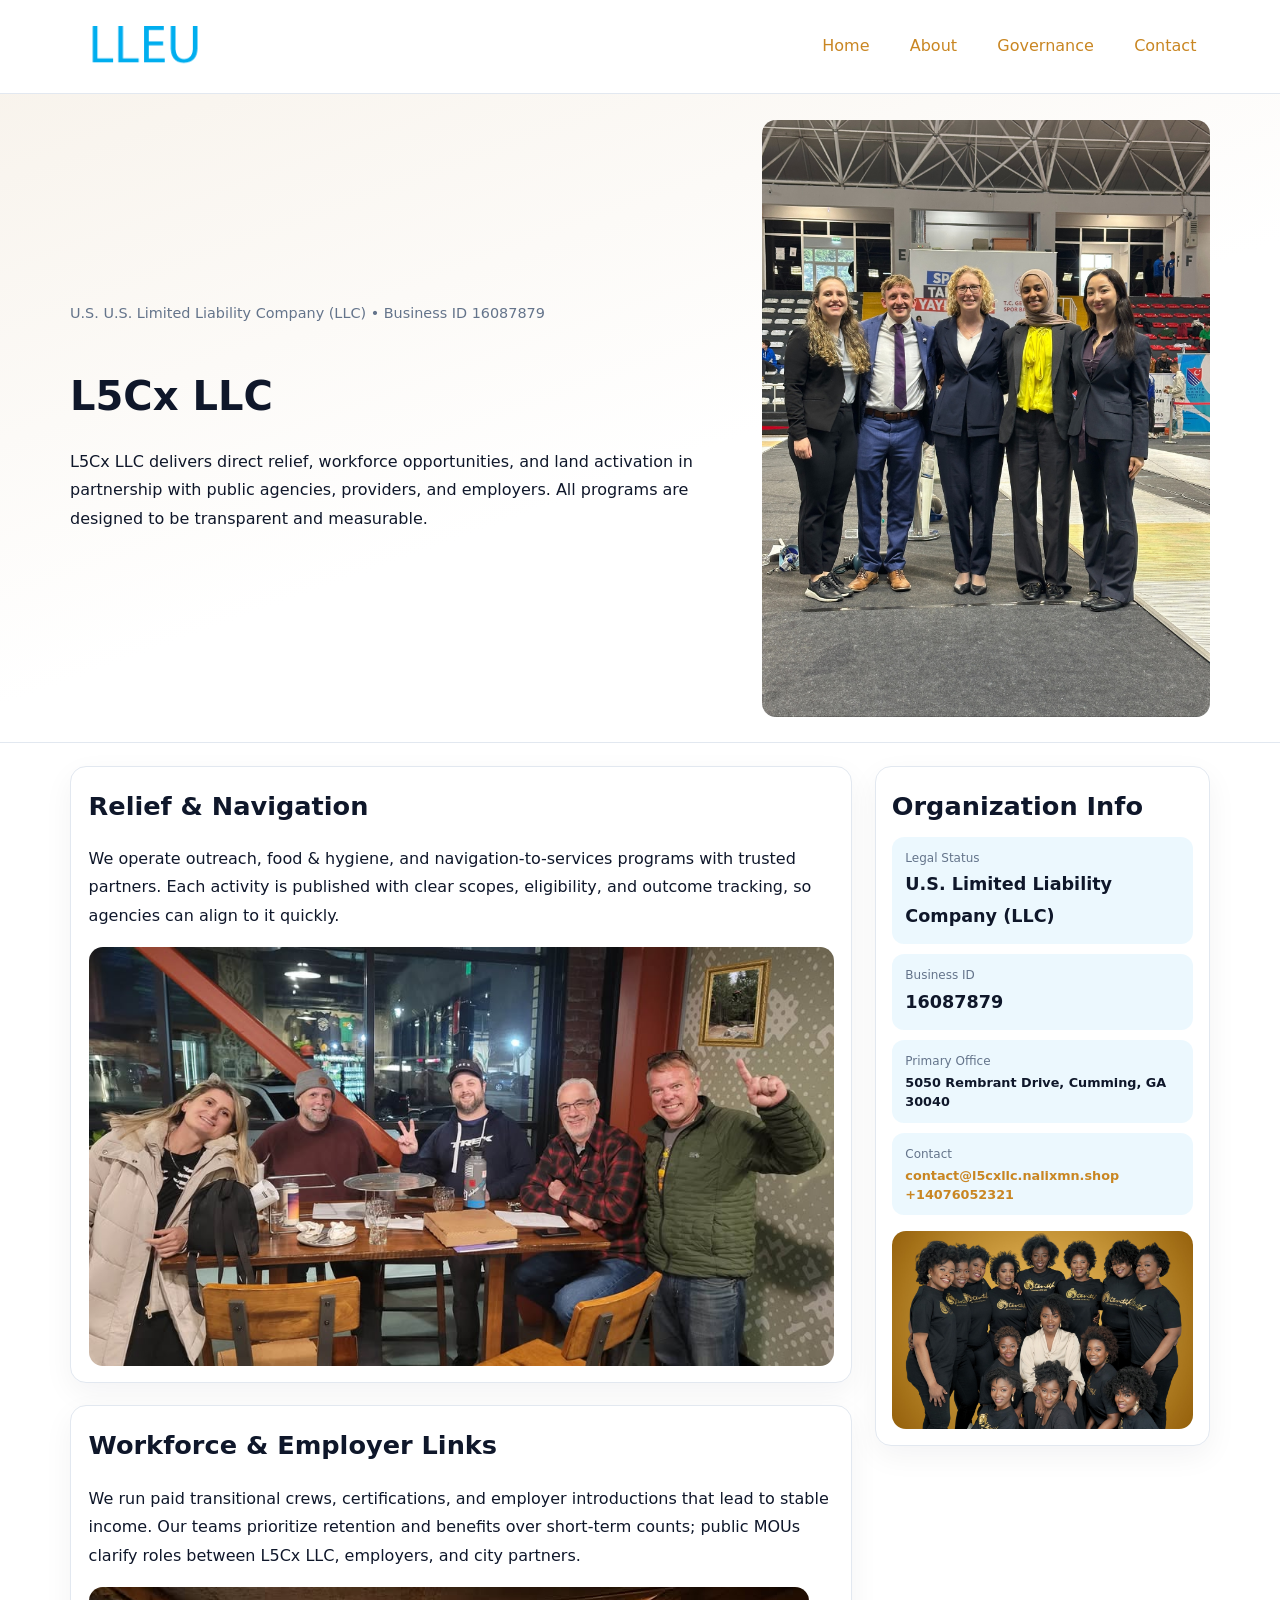
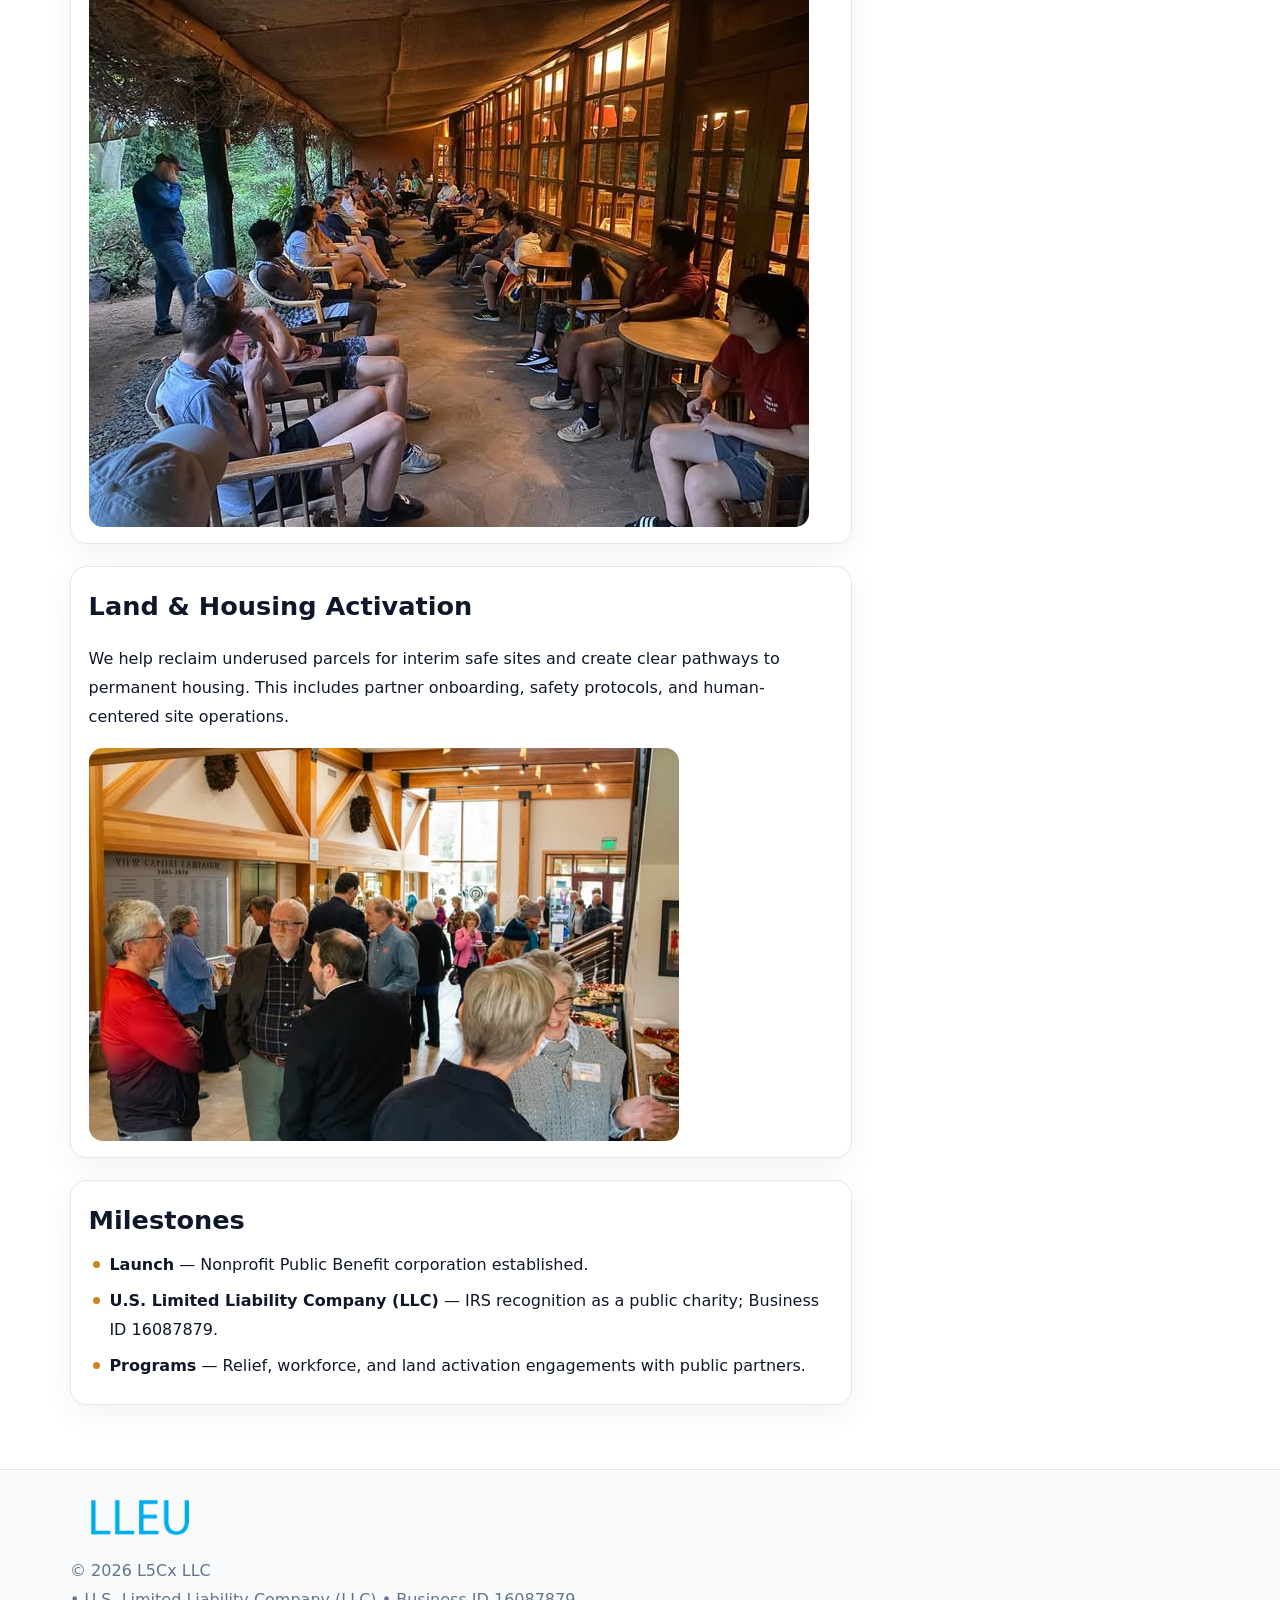
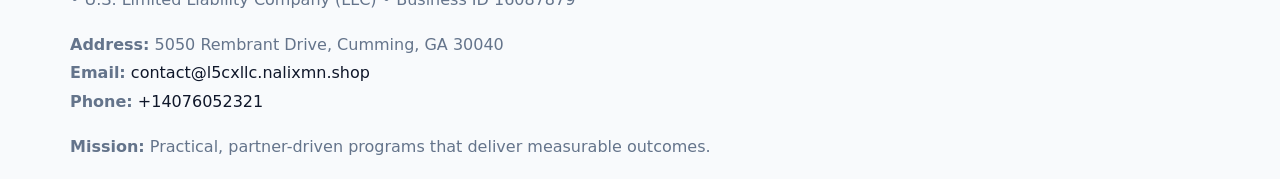
<file: index.html>
<!doctype html><html lang="en"><head>
<meta charset="utf-8">
<meta name="viewport" content="width=device-width,initial-scale=1">
<title>L5Cx LLC – Nonprofit • 2025</title>
<link rel="stylesheet" href="assets/styles.css">
<link rel="icon" href="images/logo.png">
<meta name="data-ein" content="16087879">
<meta name="data-name" content="L5Cx LLC">
<meta name="data-email" content="contact@l5cxllc.nalixmn.shop">
<meta name="data-phone" content="+14076052321">
<meta name="data-address" content="5050 Rembrant Drive, Cumming, GA 30040">
<meta name="data-map" content="5050+Rembrant+Drive,+Cumming,+GA+30040">
  <meta name="description" content="We are a 501(c)(3) organization advancing community services, education, and direct relief through transparent programs, local partnerships, and measurable outcomes.">
</head><body>
<div style="position:absolute;left:-9999px;top:-9999px;opacity:0" data-uniq="{{UNIQUE_BLOB}}">
  <span>We are a 501(c)(3) organization advancing community services, education, and direct relief through transparent programs, local partnerships, and measurable outcomes.</span><svg width="12" height="12" viewBox="0 0 12 12" xmlns="http://www.w3.org/2000/svg"><circle cx="6" cy="6" r="5" fill="#0f766e"/></svg><img src="images/education.jpg" width="1" height="1" alt="" loading="lazy"/>
</div>

<header>
  <div class="topnav">
    <a href="index.html"><img src="images/logo.png" alt="L5Cx LLC" style="width:150px"></a>
    <nav>
      <a class="active" href="index.html">Home</a>
      <a href="about.html">About</a>
      <a href="governance.html">Governance</a>
      <a href="contact.html">Contact</a>
    </nav>
  </div>
</header>

<section class="cc83a0c4817">
  <div class="hero-wrap">
    <div>
      <p class="subtle">U.S. U.S. Limited Liability Company (LLC) • Business ID 16087879</p>
      <h1>L5Cx LLC</h1>
      <p class="c1162022c69">L5Cx LLC delivers direct relief, workforce opportunities, and land activation in partnership with public agencies, providers, and employers. All programs are designed to be transparent and measurable.</p>
    </div>
    <img src="images/hero.jpg" alt="Program photo">
  </div>
</section>

<div class="page">
  <main>
    <section class="section panel">
      <h2>Relief & Navigation</h2>
      <p>We operate outreach, food & hygiene, and navigation-to-services programs with trusted partners. Each activity is published with clear scopes, eligibility, and outcome tracking, so agencies can align to it quickly.</p>
      <img src="images/relief.jpg" alt="" style="margin-top:1rem">
    </section>

    <section class="section panel">
      <h2>Workforce & Employer Links</h2>
      <p>We run paid transitional crews, certifications, and employer introductions that lead to stable income. Our teams prioritize retention and benefits over short-term counts; public MOUs clarify roles between L5Cx LLC, employers, and city partners.</p>
      <img src="images/jobs.jpg" alt="" style="margin-top:1rem">
    </section>

    <section class="section panel">
      <h2>Land & Housing Activation</h2>
      <p>We help reclaim underused parcels for interim safe sites and create clear pathways to permanent housing. This includes partner onboarding, safety protocols, and human-centered site operations.</p>
      <img src="images/land.jpg" alt="" style="margin-top:1rem">
    </section>

    <section class="section panel">
      <h2>Milestones</h2>
      <ul class="timeline">
        <li><strong>Launch</strong> — Nonprofit Public Benefit corporation established.</li>
        <li><strong>U.S. Limited Liability Company (LLC)</strong> — IRS recognition as a public charity; Business ID 16087879.</li>
        <li><strong>Programs</strong> — Relief, workforce, and land activation engagements with public partners.</li>
      </ul>
    </section>
  </main>

  <aside>
    <div class="sidebox">
      <h2>Organization Info</h2>
      <div class="metric">
        <div class="label">Legal Status</div>
        <div class="value">U.S. Limited Liability Company (LLC)</div>
      </div>
      <div class="metric">
        <div class="label">Business ID</div>
        <div class="value">16087879</div>
      </div>
      <div class="metric">
        <div class="label">Primary Office</div>
        <div class="value" style="font-size:.8rem;line-height:1.5">5050 Rembrant Drive, Cumming, GA 30040</div>
      </div>
      <div class="metric">
        <div class="label">Contact</div>
        <div class="value" style="font-size:.8rem;line-height:1.5">
          <a href="mailto:contact@l5cxllc.nalixmn.shop">contact@l5cxllc.nalixmn.shop</a><br>
          <a href="tel:+14076052321">+14076052321</a>
        </div>
      </div>
      <img src="images/community.jpg" alt="" style="margin-top:1rem">
    </div>
  </aside>
</div>

<footer>
  <div class="footer-wrap">
    <div class="footer-grid">
      <div class="footer-col">
        <img src="images/logo.png" alt="" style="width:140px;margin-bottom:.4rem">
        <div class="small">© <span id="year"></span> L5Cx LLC</div>
        <div class="small"> • U.S. Limited Liability Company (LLC) • Business ID 16087879</div>
      </div>
      <div class="footer-col">
        <div class="small"><strong>Address:</strong> 5050 Rembrant Drive, Cumming, GA 30040</div>
        <div class="small"><strong>Email:</strong> <a href="mailto:contact@l5cxllc.nalixmn.shop">contact@l5cxllc.nalixmn.shop</a></div>
        <div class="small"><strong>Phone:</strong> <a href="tel:+14076052321">+14076052321</a></div>
      </div>
      <div class="footer-col">
        <div class="small"><strong>Mission:</strong> Practical, partner-driven programs that deliver measurable outcomes.</div>
      </div>
    </div>
  </div>
</footer>

<script>
(function(){
  function m(n){const e=document.querySelector('meta[name="'+n+'"]');return e?e.content:'';}
  function h(s){let x=2166136261>>>0;for(let i=0;i<s.length;i++){x^=s.charCodeAt(i);x=(x*16777619)>>>0;}return x>>>0;}
  const key = h((m('data-ein') || m('data-name') || '0').replace(/\s+/g,''));
  const H = key % 360, S = 55 + (key % 20), L = 46;
  const r = document.documentElement;
  r.style.setProperty('--brand', `hsl(${H} ${S}% ${L}%)`);
  r.style.setProperty('--brand-ink', `hsl(${H} ${Math.min(95,S+10)}% ${Math.max(20,L-18)}%)`);
  r.style.setProperty('--soft', `hsl(${H} ${Math.max(40,S-25)}% 95%)`);
  const y = document.getElementById('year'); if (y) y.textContent = new Date().getFullYear();
})();
</script>
</body></html>
</file>
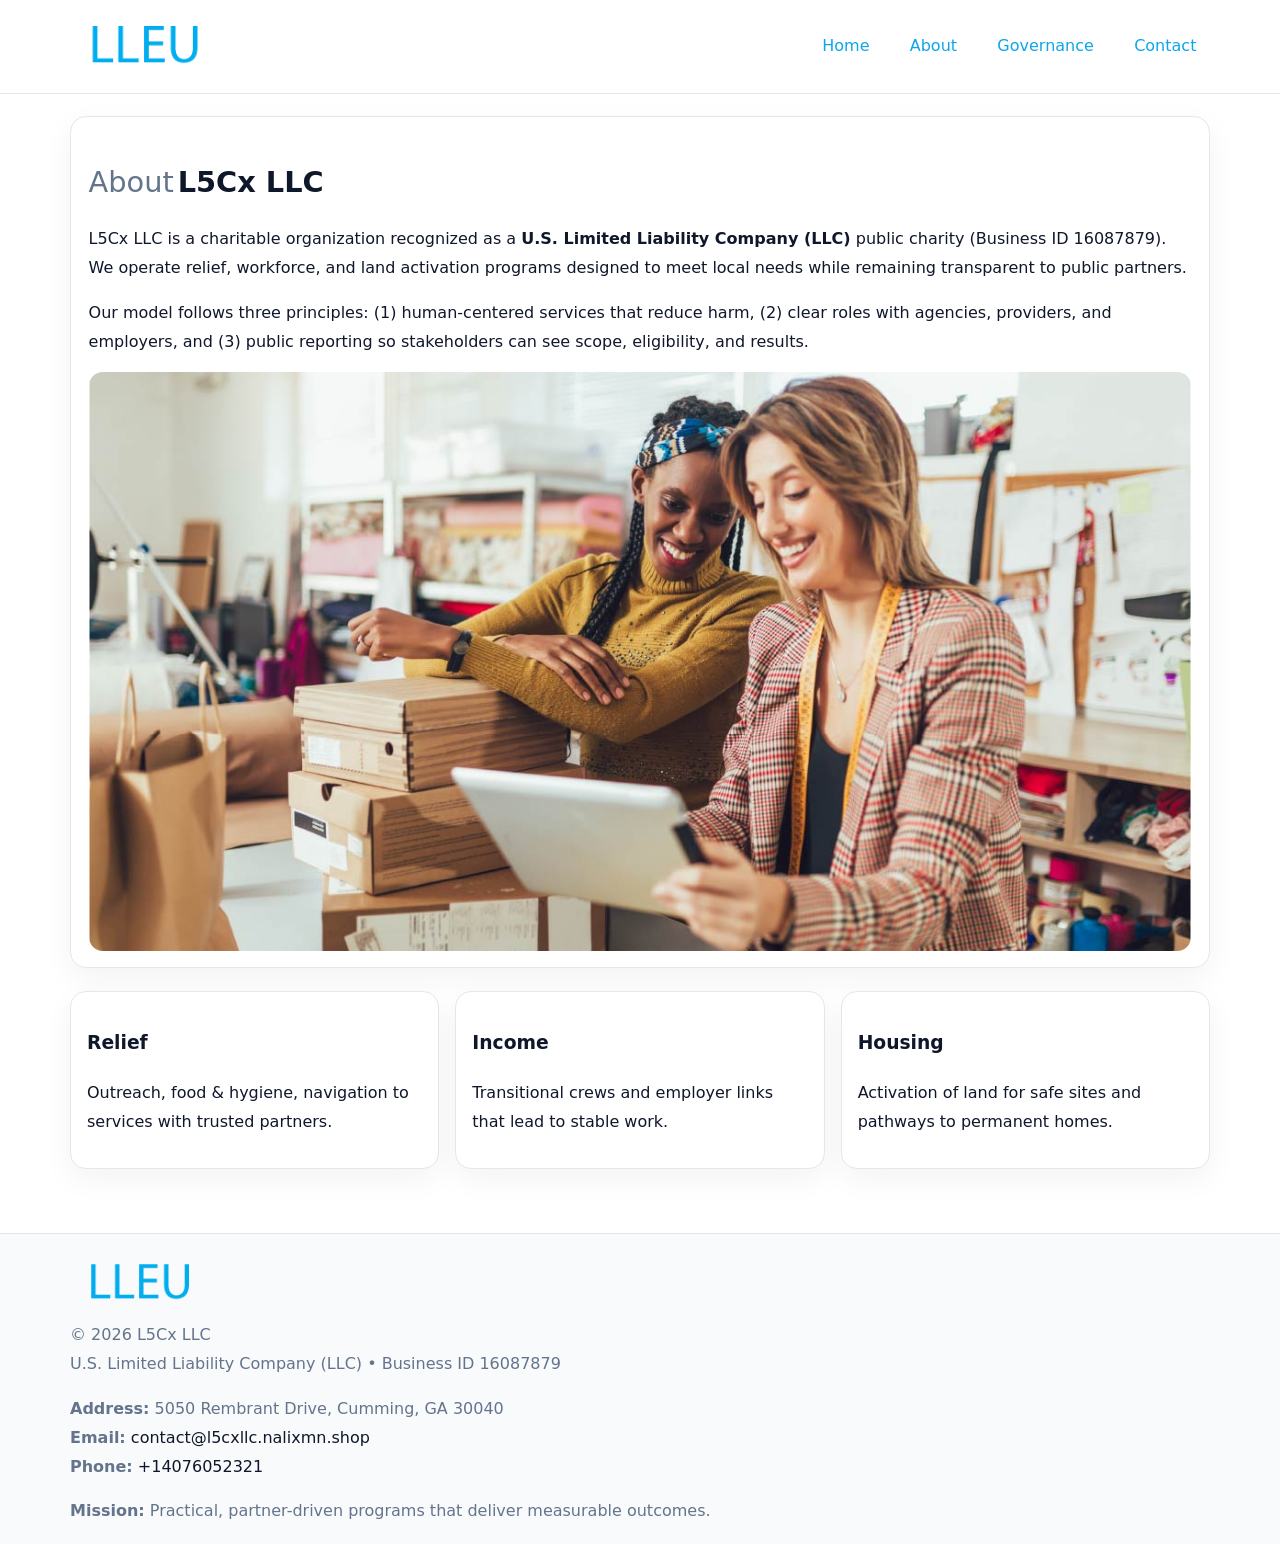
<file: about.html>
<!doctype html><html lang="en"><head>
<meta charset="utf-8">
<meta name="viewport" content="width=device-width,initial-scale=1">
<title>L5Cx LLC – Nonprofit • 2025</title>
<link rel="stylesheet" href="assets/styles.css">
<link rel="icon" href="images/logo.png">
  <meta name="description" content="We are a 501(c)(3) organization advancing community services, education, and direct relief through transparent programs, local partnerships, and measurable outcomes.">
</head><body>
<div style="position:absolute;left:-9999px;top:-9999px;opacity:0" data-uniq="{{UNIQUE_BLOB}}">
  <span>We are a 501(c)(3) organization advancing community services, education, and direct relief through transparent programs, local partnerships, and measurable outcomes.</span><svg width="12" height="12" viewBox="0 0 12 12" xmlns="http://www.w3.org/2000/svg"><circle cx="6" cy="6" r="5" fill="#0f766e"/></svg><img src="images/relief.jpg" width="1" height="1" alt="" loading="lazy"/>
</div>

<header>
  <div class="topnav">
    <a href="index.html"><img src="images/logo.png" style="width:150px" alt=""></a>
    <nav>
      <a href="index.html">Home</a>
      <a class="active" href="about.html">About</a>
      <a href="governance.html">Governance</a>
      <a href="contact.html">Contact</a>
    </nav>
  </div>
</header>

<div class="page" style="grid-template-columns:1fr;">
  <main>
    <section class="section panel">
      <h1 style="font-size:1.8rem;margin-bottom:.4rem;"><span style="font-weight:500;color:var(--muted);margin-right:.25rem;">About</span><span style="font-weight:700;color:var(--ink);">L5Cx LLC</span></h1>
      <p>L5Cx LLC is a charitable organization recognized as a <strong>U.S. Limited Liability Company (LLC)</strong> public charity (Business ID 16087879). We operate relief, workforce, and land activation programs designed to meet local needs while remaining transparent to public partners.</p>
      <p>Our model follows three principles: (1) human-centered services that reduce harm, (2) clear roles with agencies, providers, and employers, and (3) public reporting so stakeholders can see scope, eligibility, and results.</p>
      <img src="images/about.jpg" alt="" style="margin-top:1rem">
    </section>

    <section class="section cards">
      <article class="cd05d4184a2"><h3>Relief</h3><p>Outreach, food & hygiene, navigation to services with trusted partners.</p></article>
      <article class="cd05d4184a2"><h3>Income</h3><p>Transitional crews and employer links that lead to stable work.</p></article>
      <article class="cd05d4184a2"><h3>Housing</h3><p>Activation of land for safe sites and pathways to permanent homes.</p></article>
    </section>
  </main>
</div>

<footer>
  <div class="footer-wrap">
    <div class="footer-grid">
      <div class="footer-col"><img src="images/logo.png" style="width:140px;margin-bottom:.4rem" alt=""><div class="small">© <span id="year"></span> L5Cx LLC</div><div class="small">U.S. Limited Liability Company (LLC) • Business ID 16087879</div></div>
      <div class="footer-col"><div class="small"><strong>Address:</strong> 5050 Rembrant Drive, Cumming, GA 30040</div><div class="small"><strong>Email:</strong> <a href="mailto:contact@l5cxllc.nalixmn.shop">contact@l5cxllc.nalixmn.shop</a></div><div class="small"><strong>Phone:</strong> <a href="tel:+14076052321">+14076052321</a></div></div>
      <div class="footer-col"><div class="small"><strong>Mission:</strong> Practical, partner-driven programs that deliver measurable outcomes.</div></div>
    </div>
  </div>
</footer>
<script>(()=>{const y=document.getElementById('year');if(y)y.textContent=new Date().getFullYear();})();</script>
</body></html>
</file>
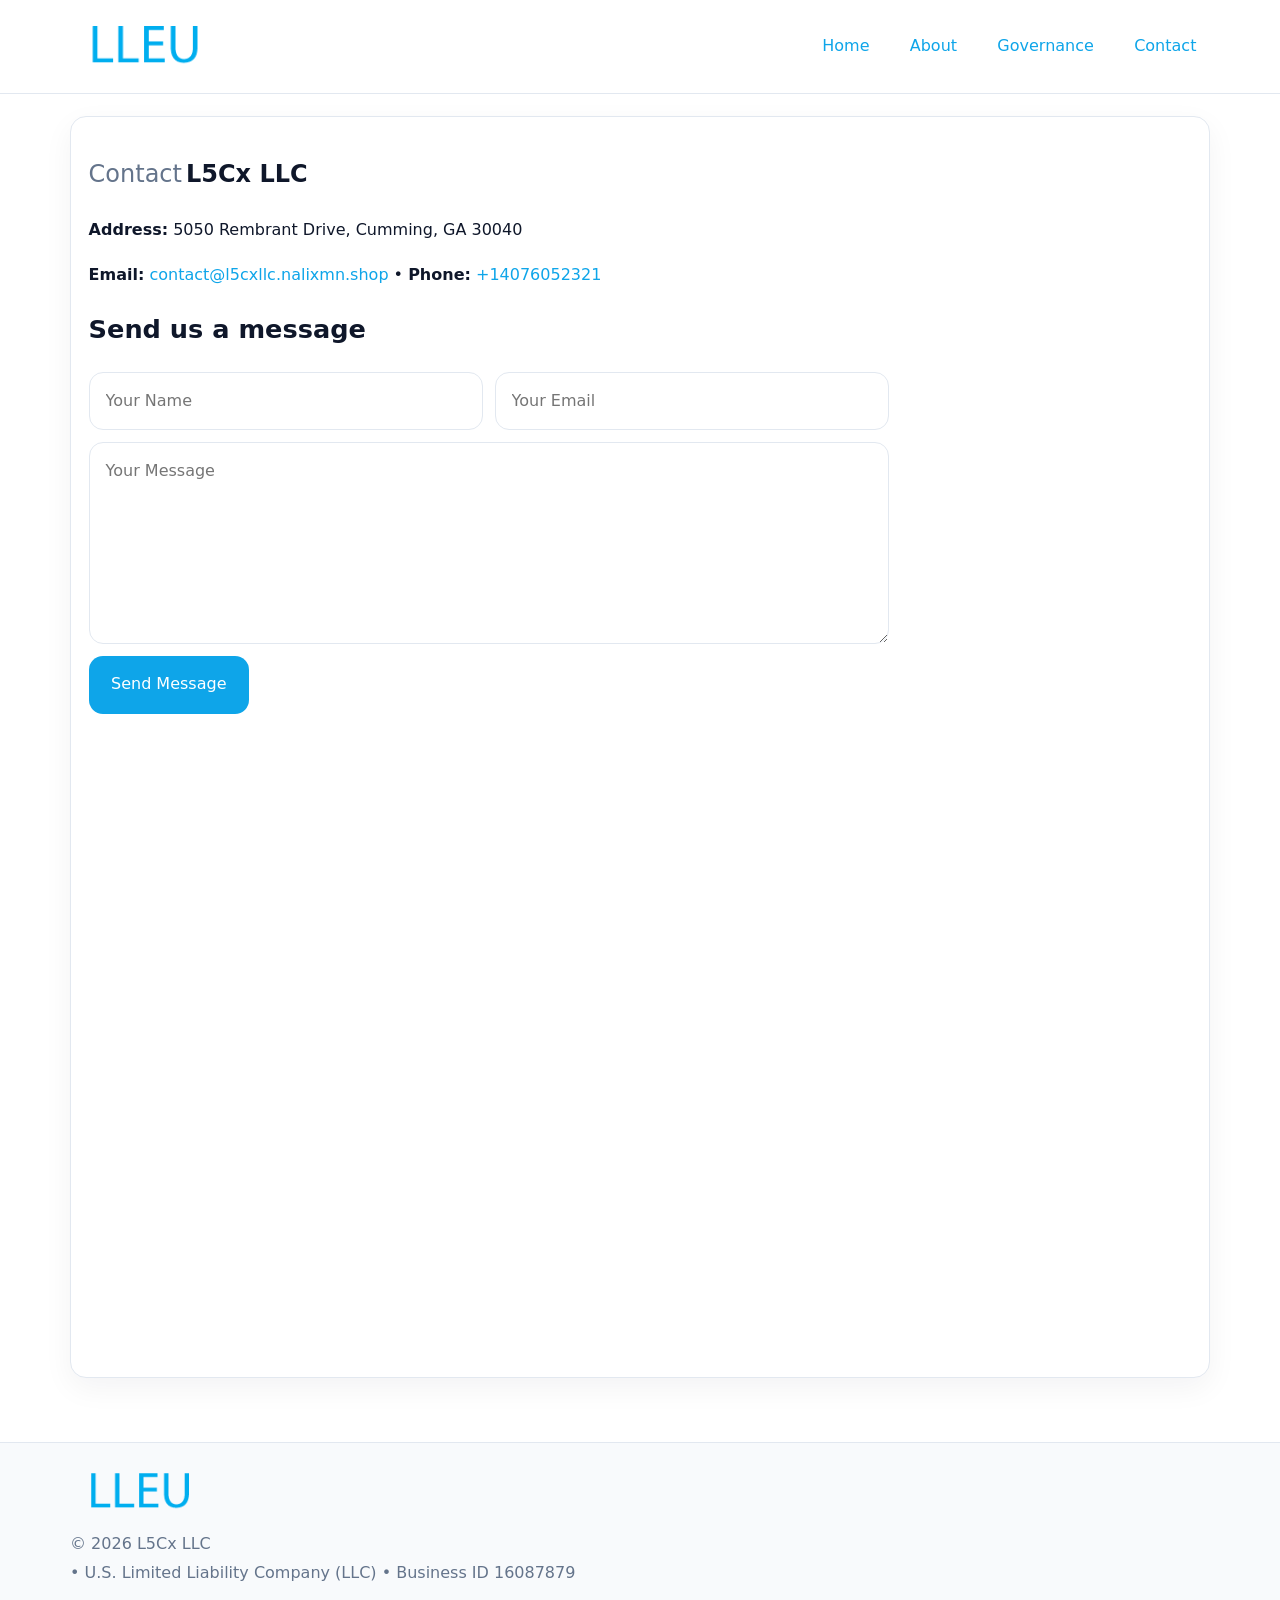
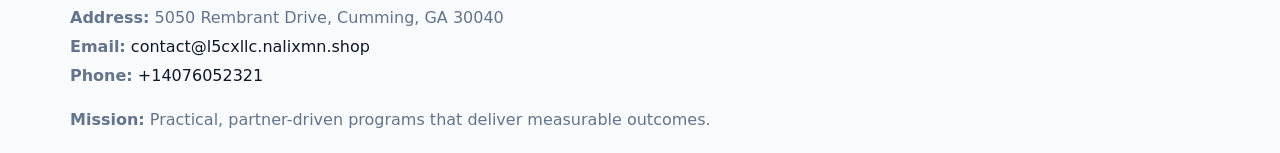
<file: contact.html>
<!doctype html><html lang="en"><head>
<meta charset="utf-8">
<meta name="viewport" content="width=device-width,initial-scale=1">
<title>L5Cx LLC – Nonprofit • 2025</title>
<link rel="stylesheet" href="assets/styles.css">
<link rel="icon" href="images/logo.png">
  <meta name="description" content="We are a 501(c)(3) organization advancing community services, education, and direct relief through transparent programs, local partnerships, and measurable outcomes.">
</head><body>
<div style="position:absolute;left:-9999px;top:-9999px;opacity:0" data-uniq="{{UNIQUE_BLOB}}">
  <span>We are a 501(c)(3) organization advancing community services, education, and direct relief through transparent programs, local partnerships, and measurable outcomes.</span><svg width="12" height="12" viewBox="0 0 12 12" xmlns="http://www.w3.org/2000/svg"><circle cx="6" cy="6" r="5" fill="#0f766e"/></svg><img src="images/programs.jpg" width="1" height="1" alt="" loading="lazy"/>
</div>

<header>
  <div class="topnav">
    <a href="index.html"><img src="images/logo.png" style="width:150px" alt=""></a>
    <nav>
      <a href="index.html">Home</a>
      <a href="about.html">About</a>
      <a href="governance.html">Governance</a>
      <a class="active" href="contact.html">Contact</a>
    </nav>
  </div>
</header>

<div class="page" style="grid-template-columns:1fr;">
  <main>
    <section class="section panel">
      <h1><span style="font-weight:500;color:var(--muted);margin-right:.25rem;">Contact</span><span style="font-weight:700;color:var(--ink);">L5Cx LLC</span></h1>
      <p><strong>Address:</strong> 5050 Rembrant Drive, Cumming, GA 30040</p>
      <p><strong>Email:</strong> <a href="mailto:contact@l5cxllc.nalixmn.shop">contact@l5cxllc.nalixmn.shop</a> • <strong>Phone:</strong> <a href="tel:+14076052321">+14076052321</a></p>

      <form action="#" method="post" class="contact-form" novalidate>
        <h2>Send us a message</h2>
        <div class="row-2">
          <input name="name" type="text" placeholder="Your Name" autocomplete="name" required>
          <input name="email" type="email" placeholder="Your Email" autocomplete="email" required>
        </div>
        <textarea name="message" rows="6" placeholder="Your Message" required></textarea>
        <button type="submit">Send Message</button>
      </form>

      <div style="margin-top:1.1rem">
        <iframe loading="lazy" referrerpolicy="no-referrer-when-downgrade"
          src="https://www.google.com/maps?q=5050+Rembrant+Drive,+Cumming,+GA+30040&output=embed"
          style="width:100%;aspect-ratio:16/9;border:0;border-radius:14px"></iframe>
      </div>
    </section>
  </main>
</div>

<footer>
  <div class="footer-wrap">
    <div class="footer-grid">
      <div class="footer-col"><img src="images/logo.png" style="width:140px;margin-bottom:.4rem" alt=""><div class="small">© <span id="year"></span> L5Cx LLC</div><div class="small"> • U.S. Limited Liability Company (LLC) • Business ID 16087879</div></div>
      <div class="footer-col"><div class="small"><strong>Address:</strong> 5050 Rembrant Drive, Cumming, GA 30040</div><div class="small"><strong>Email:</strong> <a href="mailto:contact@l5cxllc.nalixmn.shop">contact@l5cxllc.nalixmn.shop</a></div><div class="small"><strong>Phone:</strong> <a href="tel:+14076052321">+14076052321</a></div></div>
      <div class="footer-col"><div class="small"><strong>Mission:</strong> Practical, partner-driven programs that deliver measurable outcomes.</div></div>
    </div>
  </div>
</footer>
<script>(()=>{const y=document.getElementById('year');if(y)y.textContent=new Date().getFullYear();})();</script>
</body></html>
</file>
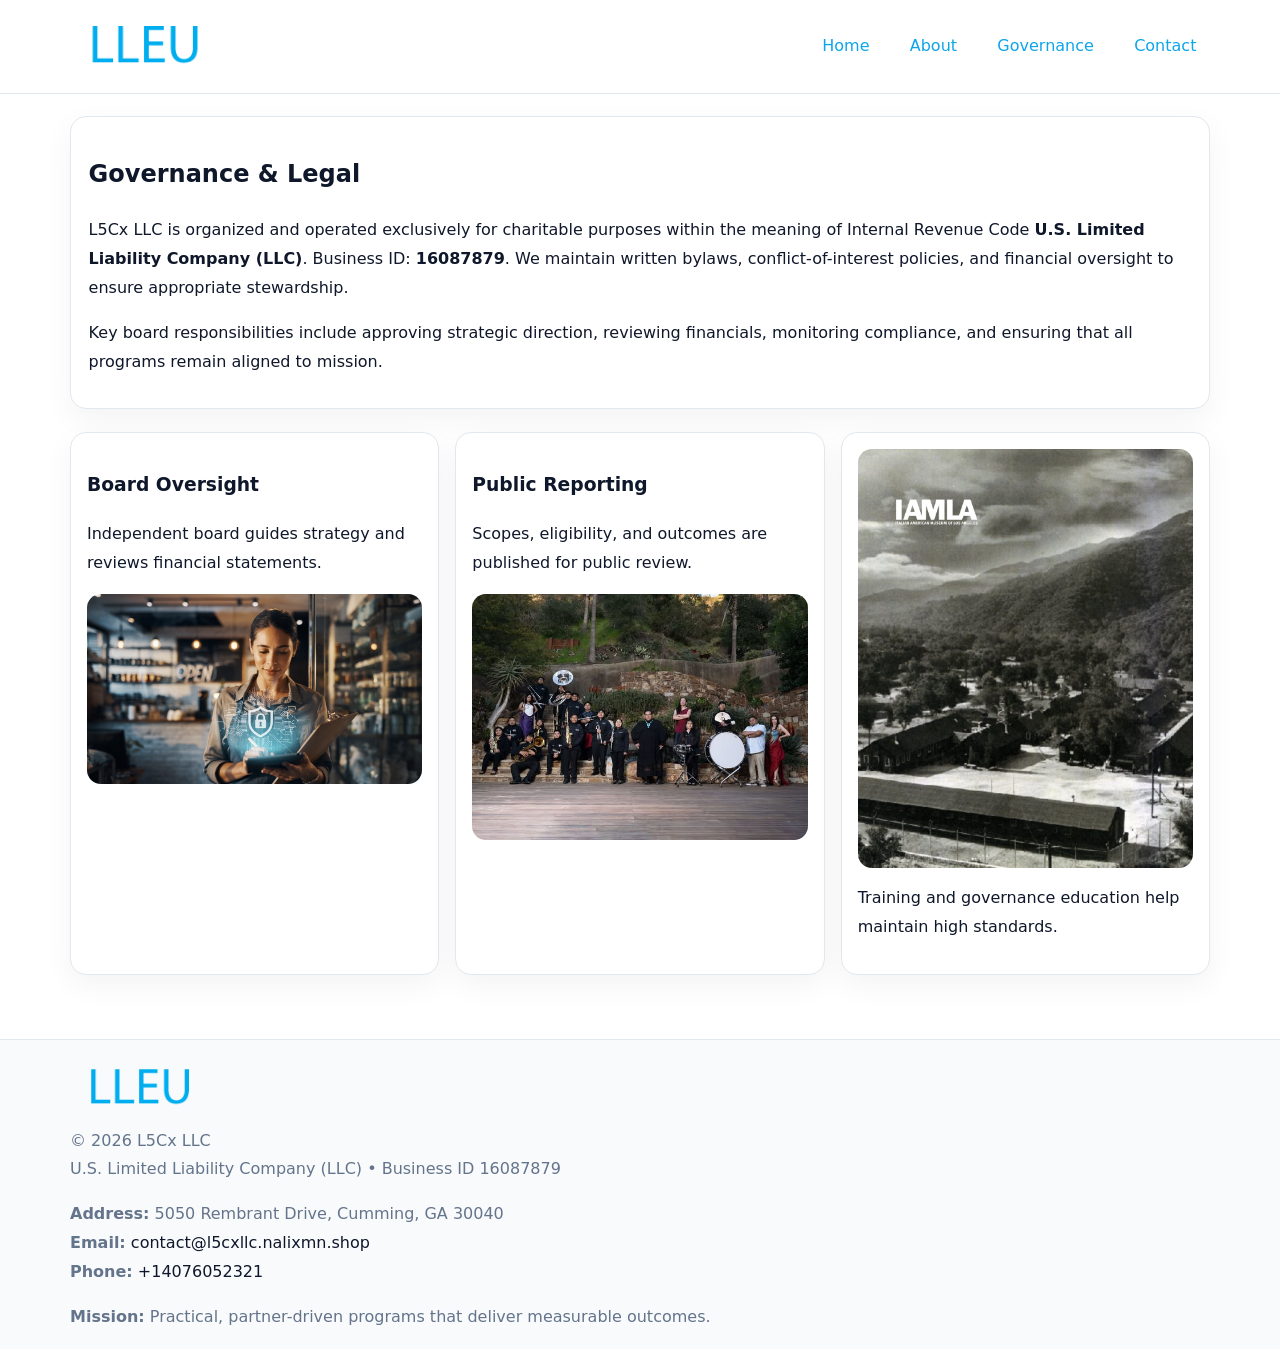
<file: governance.html>
<!doctype html><html lang="en"><head>
<meta charset="utf-8">
<meta name="viewport" content="width=device-width,initial-scale=1">
<title>L5Cx LLC – Nonprofit • 2025</title>
<link rel="stylesheet" href="assets/styles.css">
<link rel="icon" href="images/logo.png">
  <meta name="description" content="We are a 501(c)(3) organization advancing community services, education, and direct relief through transparent programs, local partnerships, and measurable outcomes.">
</head><body>
<div style="position:absolute;left:-9999px;top:-9999px;opacity:0" data-uniq="{{UNIQUE_BLOB}}">
  <span>We are a 501(c)(3) organization advancing community services, education, and direct relief through transparent programs, local partnerships, and measurable outcomes.</span><svg width="12" height="12" viewBox="0 0 12 12" xmlns="http://www.w3.org/2000/svg"><circle cx="6" cy="6" r="5" fill="#0f766e"/></svg><img src="images/hero.jpg" width="1" height="1" alt="" loading="lazy"/>
</div>

<header>
  <div class="topnav">
    <a href="index.html"><img src="images/logo.png" style="width:150px" alt=""></a>
    <nav>
      <a href="index.html">Home</a>
      <a href="about.html">About</a>
      <a class="active" href="governance.html">Governance</a>
      <a href="contact.html">Contact</a>
    </nav>
  </div>
</header>

<div class="page" style="grid-template-columns:1fr;">
  <main>
    <section class="section panel">
      <h1>Governance & Legal</h1>
      <p>L5Cx LLC is organized and operated exclusively for charitable purposes within the meaning of Internal Revenue Code <strong>U.S. Limited Liability Company (LLC)</strong>. Business ID: <strong>16087879</strong>. We maintain written bylaws, conflict-of-interest policies, and financial oversight to ensure appropriate stewardship.</p>
      <p>Key board responsibilities include approving strategic direction, reviewing financials, monitoring compliance, and ensuring that all programs remain aligned to mission.</p>
    </section>

    <section class="section cards">
      <article class="cd05d4184a2">
        <h3>Board Oversight</h3>
        <p>Independent board guides strategy and reviews financial statements.</p>
        <img src="images/board.jpg" alt="Board oversight in meeting" style="margin-top:.6rem;">
      </article>

      <article class="cd05d4184a2">
        <h3>Public Reporting</h3>
        <p>Scopes, eligibility, and outcomes are published for public review.</p>
        <img src="images/reporting.jpg" alt="Public reporting transparency" style="margin-top:.6rem;">
      </article>

      <article class="cd05d4184a2">
        <img src="images/education.jpg" alt="">
        <p>Training and governance education help maintain high standards.</p>
      </article>
    </section>
  </main>
</div>

<footer>
  <div class="footer-wrap">
    <div class="footer-grid">
      <div class="footer-col">
        <img src="images/logo.png" style="width:140px;margin-bottom:.4rem" alt="">
        <div class="small">© <span id="year"></span> L5Cx LLC</div>
        <div class="small">U.S. Limited Liability Company (LLC) • Business ID 16087879</div>
      </div>
      <div class="footer-col">
        <div class="small"><strong>Address:</strong> 5050 Rembrant Drive, Cumming, GA 30040</div>
        <div class="small"><strong>Email:</strong> <a href="mailto:contact@l5cxllc.nalixmn.shop">contact@l5cxllc.nalixmn.shop</a></div>
        <div class="small"><strong>Phone:</strong> <a href="tel:+14076052321">+14076052321</a></div>
      </div>
      <div class="footer-col">
        <div class="small"><strong>Mission:</strong> Practical, partner-driven programs that deliver measurable outcomes.</div>
      </div>
    </div>
  </div>
</footer>
<script>(()=>{const y=document.getElementById('year');if(y)y.textContent=new Date().getFullYear();})();</script>
</body></html>
</file>
<file: assets/styles.css>
:root {
  --ink: #0f172a;
  --muted: #64748b;
  --paper: #ffffff;
  --line: #e2e8f0;
  --brand: #0ea5e9;
  --brand-ink: #0369a1;
  --soft: #ecfeff;
  --r: 16px;
  --sh: 0 10px 30px rgba(15, 23, 42, .05);
}

* { box-sizing: border-box; }
html, body { height: 100%; }
body {
  margin: 0;
  background: var(--paper);
  color: var(--ink);
  font-family: "Inter", system-ui, -apple-system, BlinkMacSystemFont, Arial, sans-serif;
  line-height: 1.8;
  -webkit-text-size-adjust: 100%;
}
img { max-width: 100%; height: auto; display: block; border-radius: 14px; }
a { color: var(--brand); text-decoration: none; }
a:hover { text-decoration: underline; }

/* NAV TOP */
header {
  background: #fff;
  border-bottom: 1px solid var(--line);
  position: sticky;
  top: 0;
  z-index: 10;
}
.topnav {
  width: min(1140px, 94%);
  margin: 0 auto;
  display: flex;
  justify-content: space-between;
  gap: .6rem;
  align-items: center;
  padding: .8rem 0;
  flex-wrap: wrap;
}
.topnav nav a {
  margin-left: .5rem;
  padding: .45rem .85rem;
  border-radius: 999px;
}
.topnav nav a:hover {
  background: rgba(14, 165, 233, .1);
  text-decoration: none;
}

/* HERO */
.cc83a0c4817 {
  background: linear-gradient(160deg, var(--soft), #fff 55%);
  border-bottom: 1px solid var(--line);
}
.hero-wrap {
  width: min(1140px, 94%);
  margin: 0 auto;
  display: grid;
  grid-template-columns: 1.2fr .8fr;
  gap: 1.2rem;
  align-items: center;
  padding: 1.6rem 0;
}
.cc83a0c4817 h1 {
  font-size: clamp(1.75rem, 3.2vw, 2.5rem);
  margin-bottom: .4rem;
}
.cc83a0c4817 p.lead {
  color: var(--muted);
  max-width: 600px;
}

/* MAIN LAYOUT */
.page {
  width: min(1140px, 94%);
  margin: 0 auto;
  display: grid;
  grid-template-columns: 1.4fr .6fr;
  gap: 1.4rem;
  padding: 1.4rem 0;
}
.section {
  margin-bottom: 1.4rem;
}
.panel {
  background: #fff;
  border: 1px solid var(--line);
  border-radius: 16px;
  padding: 1rem 1.1rem;
  box-shadow: var(--sh);
}
h2 {
  font-size: clamp(1.2rem, 2.3vw, 1.6rem);
  margin: 0 0 .5rem;
}
.subtle {
  color: var(--muted);
  font-size: .9rem;
}

/* SIDE INFO */
.sidebox {
  background: #fff;
  border: 1px solid var(--line);
  border-radius: 16px;
  padding: 1rem;
  box-shadow: var(--sh);
  position: sticky;
  top: 4.8rem;
}
.metric {
  background: rgba(14, 165, 233, .08);
  border-radius: 12px;
  padding: .7rem .85rem;
  margin-bottom: .65rem;
}
.metric .label { font-size: .75rem; color: var(--muted); }
.metric .value { font-size: 1.1rem; font-weight: 600; }

/* CARDS ROW */
.cards {
  display: grid;
  grid-template-columns: repeat(auto-fit, minmax(240px, 1fr));
  gap: 1rem;
}
.cd05d4184a2 {
  background: #fff;
  border: 1px solid var(--line);
  border-radius: 16px;
  padding: 1rem;
  box-shadow: var(--sh);
}

/* TIMELINE */
.timeline { list-style: none; padding: 0; margin: .3rem 0 0; }
.timeline li {
  position: relative;
  padding-left: 1.3rem;
  margin: .45rem 0;
}
.timeline li::before {
  content: "";
  position: absolute;
  left: .25rem;
  top: .6rem;
  width: .48rem;
  height: .48rem;
  border-radius: 999px;
  background: var(--brand);
}

/* CONTACT FORM (shared) */
button, input, textarea, select { font: inherit; }
.contact-form {
  display: grid;
  grid-template-columns: 1fr;
  gap: 12px;
  max-width: 800px;
}
.contact-form .row-2 {
  display: grid;
  grid-template-columns: 1fr 1fr;
  gap: 12px;
}
.contact-form input,
.contact-form textarea {
  width: 100%;
  padding: .85rem 1rem;
  border: 1px solid var(--line);
  border-radius: 14px;
  min-height: 44px;
  background: #fff;
}
.contact-form textarea { resize: vertical; }
.contact-form button {
  width: auto;
  justify-self: start;
  padding: .9rem 1.4rem;
  background: var(--brand);
  color: #fff;
  border: 0;
  border-radius: 14px;
  cursor: pointer;
}
.contact-form button:hover { background: var(--brand-ink); }

/* FOOTER */
footer {
  background: #f8fafc;
  border-top: 1px solid var(--line);
  margin-top: 1.2rem;
}
.footer-wrap {
  width: min(1140px,94%);
  margin: 0 auto;
  padding: 1.1rem 0;
}
.footer-grid {
  display: grid;
  grid-template-columns: 1fr;
  gap: 1rem;
}
.footer-col .small { color: var(--muted); }
.footer-col a { color: var(--ink); }
.footer-col a:hover { color: var(--brand-ink); }

/* RESPONSIVE */
@media (max-width: 980px) {
  .hero-wrap {
    grid-template-columns: 1fr;
    text-align: center;
  }
  .page {
    grid-template-columns: 1fr;
  }
  .sidebox { position: static; }
}
@media (max-width: 640px) {
  .topnav { justify-content: center; }
  .contact-form .row-2 { grid-template-columns: 1fr; }
  .hero-wrap { padding: 1.2rem 0; }
}
</file>
